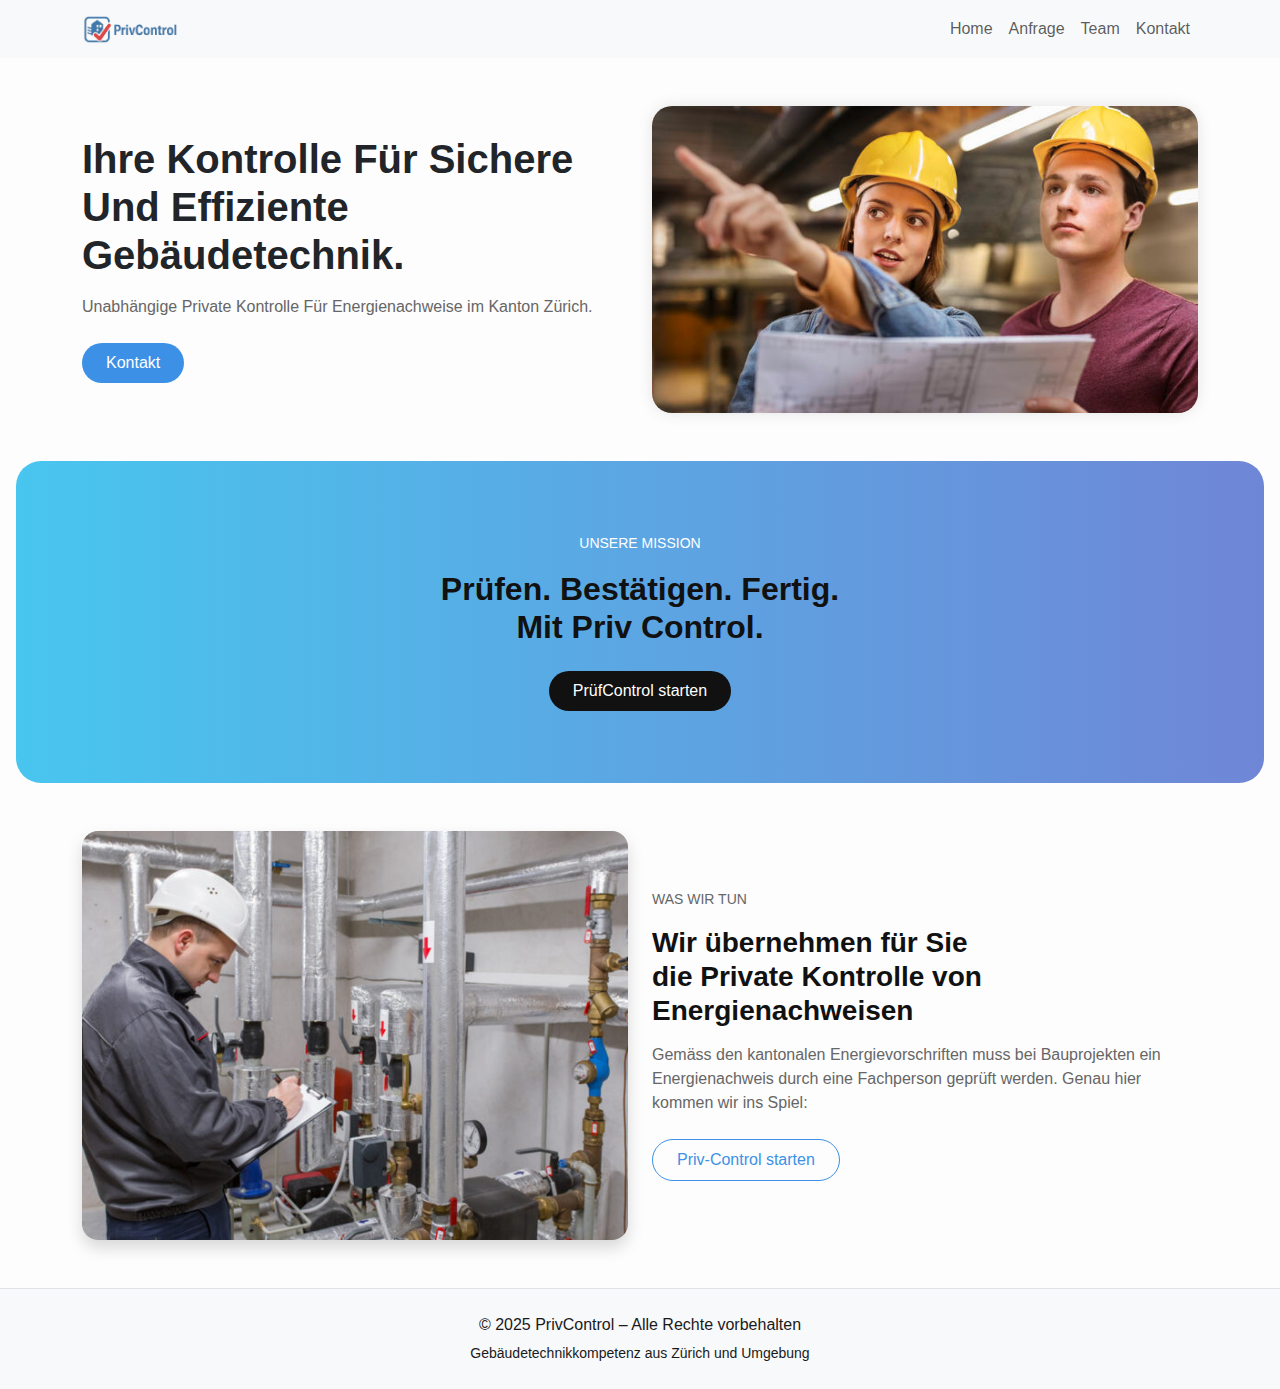
<file: public/index.html>
<!DOCTYPE html>
<html lang="de">
<head>
  <meta charset="UTF-8" />
  <meta name="viewport" content="width=device-width, initial-scale=1" />
  <title>PrivControl – Private Kontrolle für Energienachweise</title>
  <link href="https://cdn.jsdelivr.net/npm/bootstrap@5.3.0/dist/css/bootstrap.min.css" rel="stylesheet" />
  <link href="css/styles.css" rel="stylesheet" />
</head>
<body class="d-flex flex-column min-vh-100">

  <!-- HEADER -->
  <div id="header-placeholder"></div>

  <!-- HERO SECTION -->
  <main class="flex-grow-1">
    <section class="container py-5">
      <div class="row align-items-center">
        <div class="col-md-6">
          <h1 class="fw-bold mb-3 text-dark">
            Ihre Kontrolle Für Sichere<br>Und Effiziente Gebäudetechnik.
          </h1>
          <p class="text-muted">
            Unabhängige Private Kontrolle Für Energienachweise im Kanton Zürich.
          </p>
          <div class="d-flex flex-wrap gap-3 mt-4">
            <a href="contact.html" class="btn btn-primary px-4 py-2">Kontakt</a>
          </div>
        </div>
        <div class="col-md-6">
          <img src="assets/images/Bild-1.jpg" class="hero-image" alt="Gebäudetechniker">
        </div>
      </div>
    </section>

  <!-- MISSION SECTION -->
<section class="py-5" style="background: linear-gradient(90deg, #48c6ef, #6f86d6); border-radius: 25px; margin: 0 1rem;">
  <div class="container text-center text-white py-4">
    <p class="text-uppercase small">Unsere Mission</p>
    <h2 class="fw-bold mb-4">Prüfen. Bestätigen. Fertig.<br>Mit Priv Control.</h2>
    <a href="pruefcontrol.html" class="btn btn-dark px-4 py-2">PrüfControl starten</a>
  </div>
</section>


    <!-- SERVICE SECTION -->
    <section class="container py-5">
      <div class="row align-items-center">
        <div class="col-md-6">
          <img src="assets/images/Bild-2.jpg" class="img-fluid rounded-4 shadow" alt="Teamarbeit">
        </div>
        <div class="col-md-6 mt-4 mt-md-0">
          <p class="text-uppercase small text-muted">Was wir tun</p>
          <h3 class="fw-bold mb-3">Wir übernehmen für Sie<br>die Private Kontrolle von Energienachweisen</h3>
          <p class="text-muted">
            Gemäss den kantonalen Energievorschriften muss bei Bauprojekten ein Energienachweis durch eine Fachperson geprüft werden. Genau hier kommen wir ins Spiel:
          </p>
          <a href="pruefcontrol.html" class="btn btn-outline-primary px-4 py-2 mt-2">Priv-Control starten</a>
        </div>
      </div>
    </section>
  </main>

  <!-- FOOTER -->
  <div id="footer-placeholder"></div>

  <!-- SCRIPTS -->
  <script src="https://cdn.jsdelivr.net/npm/bootstrap@5.3.0/dist/js/bootstrap.bundle.min.js"></script>

  <!-- Nur auf Upload-Seiten laden -->
  <script>
    if (location.pathname.includes("offerte") || location.pathname.includes("privctrl")) {
      const s = document.createElement("script");
      s.src = "js/script.js";
      document.body.appendChild(s);
    }
  </script>

  <!-- HEADER/FOOTER FETCH -->
  <script>
    fetch("components/header.html").then(res => res.text()).then(data => {
      document.getElementById("header-placeholder").innerHTML = data;
    });
    fetch("components/footer.html").then(res => res.text()).then(data => {
      document.getElementById("footer-placeholder").innerHTML = data;
    });
  </script>
</body>
</html>
</file>
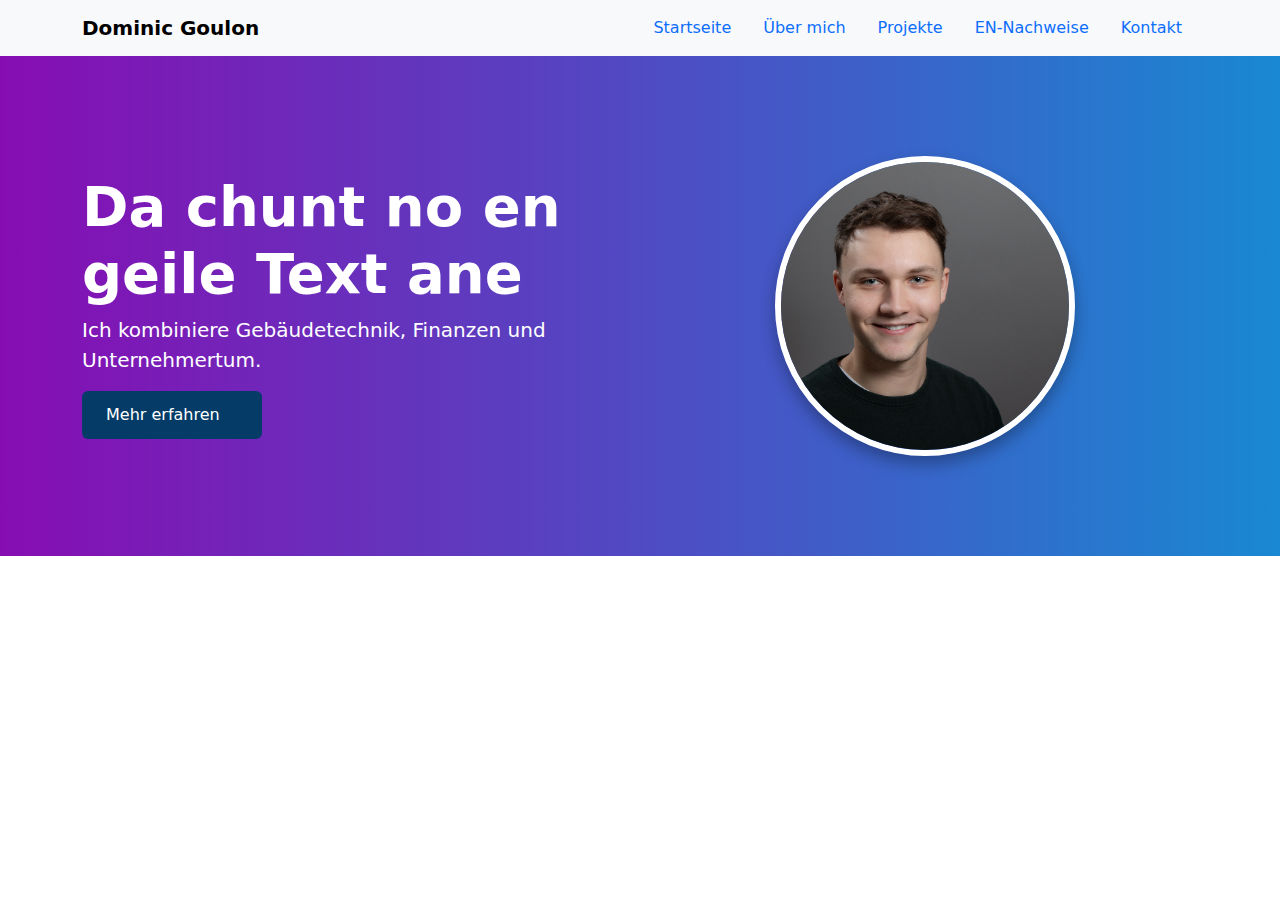
<file: html/Seiten/index.html>
<!DOCTYPE html>
<html lang="de">

<head>
  <meta charset="UTF-8">
  <meta name="viewport" content="width=device-width, initial-scale=1">
  <title>Dominic Goulon – Meine Landingpage</title>

  <!-- Bootstrap 5 CDN -->
  <link href="https://cdn.jsdelivr.net/npm/bootstrap@5.3.0/dist/css/bootstrap.min.css" rel="stylesheet">
  <!-- Font Awesome für Icons -->
  <link href="https://cdnjs.cloudflare.com/ajax/libs/font-awesome/6.4.0/css/all.min.css" rel="stylesheet">

  <!-- DEIN CSS -->
  <style>
    section {
    display: none;
  }

  .hero {
    display: block;
    background: linear-gradient(to right, #870db3, #1988d2);
    padding: 100px 0;
    color: white;
  }

  .hero-img {
    width: 300px;
    height: 300px;
    object-fit: cover;
    border-radius: 50%;
    border: 6px solid white;
    box-shadow: 0 8px 16px rgba(0, 0, 0, 0.3);
  }

  .dropzone {
    border: 6px dashed #007bff;
    padding: 40px;
    text-align: center;
    color: #555;
    border-radius: 10px;
    background-color: #f0f8ff;
    transition: background 0.3s ease;
    cursor: pointer;
  }

  .dropzone.dragover {
    background-color: #cce5ff;
    border-color: #0056b3;
  }

  .checkbox-group label {
    margin-bottom: 10px;
    display: block;
  }

  .btn-mehr-erfahren {
  background-color: #043c67;
  color: rgb(255, 255, 255);
  padding: 12px 24px;
  text-align: left;
  width: 180px;
  font-weight: 500;
  border-radius: 6px;
  transition: background-color 0.3s ease;
}

.btn-mehr-erfahren:hover {
  background-color: #001169;
  color: rgb(255, 255, 255);

}

  </style>

  
</head>

<body>

  <!-- Navigation -->
  <nav class="navbar navbar-light bg-light">
    <div class="container">
      <a class="navbar-brand fw-bold" href="#">Dominic Goulon</a>
      <ul class="nav">
        <li class="nav-item"><a class="nav-link" href="index.html">Startseite</a></li>
        <li class="nav-item"><a class="nav-link" href="about.html">Über mich</a></li>
        <li class="nav-item"><a class="nav-link" href="projects.html">Projekte</a></li>
        <li class="nav-item"><a class="nav-link" href="offerte.html">EN-Nachweise</a></li>
        <li class="nav-item"><a class="nav-link" href="contact.html">Kontakt</a></li>
      </ul>      
    </div>
  </nav>  

  <!-- Hero Section -->
  <section class="hero d-flex align-items-center text-white" id="home">
    <div class="container">
      <div class="row align-items-center">
        <!-- TEXT LINKS -->
        <div class="col-md-6 text-md-start text-center mb-4 mb-md-0">
          <h1 class="display-4 fw-bold">Da chunt no en geile Text ane</h1>
          <p class="lead">Ich kombiniere Gebäudetechnik, Finanzen und Unternehmertum.</p>
          <a href="#about" class="btn btn-mehr-erfahren btn-lg mt-3 nav-link">Mehr erfahren</a>
        </div>
  
        <!-- BILD RECHTS -->
        <div class="col-md-6 text-center">
          <img src="dominic.jpg" alt="Dominic Goulon" class="hero-img">
        </div>
      </div>
    </div>
  </section>
  
  <!-- Bootstrap JS -->
  <script src="https://cdn.jsdelivr.net/npm/bootstrap@5.3.0/dist/js/bootstrap.bundle.min.js"></script>
  
<script>
    const dropzone = document.getElementById('dropzone');
    const fileInput = document.getElementById('fileInput');
  
    dropzone.addEventListener('click', () => fileInput.click());
  
    dropzone.addEventListener('dragover', (e) => {
      e.preventDefault();
      dropzone.classList.add('dragover');
    });
  
    dropzone.addEventListener('dragleave', () => {
      dropzone.classList.remove('dragover');
    });
  
    dropzone.addEventListener('drop', (e) => {
      e.preventDefault();
      dropzone.classList.remove('dragover');
      const files = e.dataTransfer.files;
      showFiles(files);
    });
  
    fileInput.addEventListener('change', () => {
      showFiles(fileInput.files);
    });
  
    function showFiles(files) {
      const fileList = Array.from(files).map(file => file.name).join(', ');
      dropzone.innerText = "Hochgeladen: " + fileList;
    }
  
    function handleSubmit() {
      const selected = Array.from(document.querySelectorAll('input[name="nachweis"]:checked')).map(cb => cb.value);
      alert("Offertenanfrage für: " + selected.join(', '));
    }
</script>


</body>
</html>
</file>
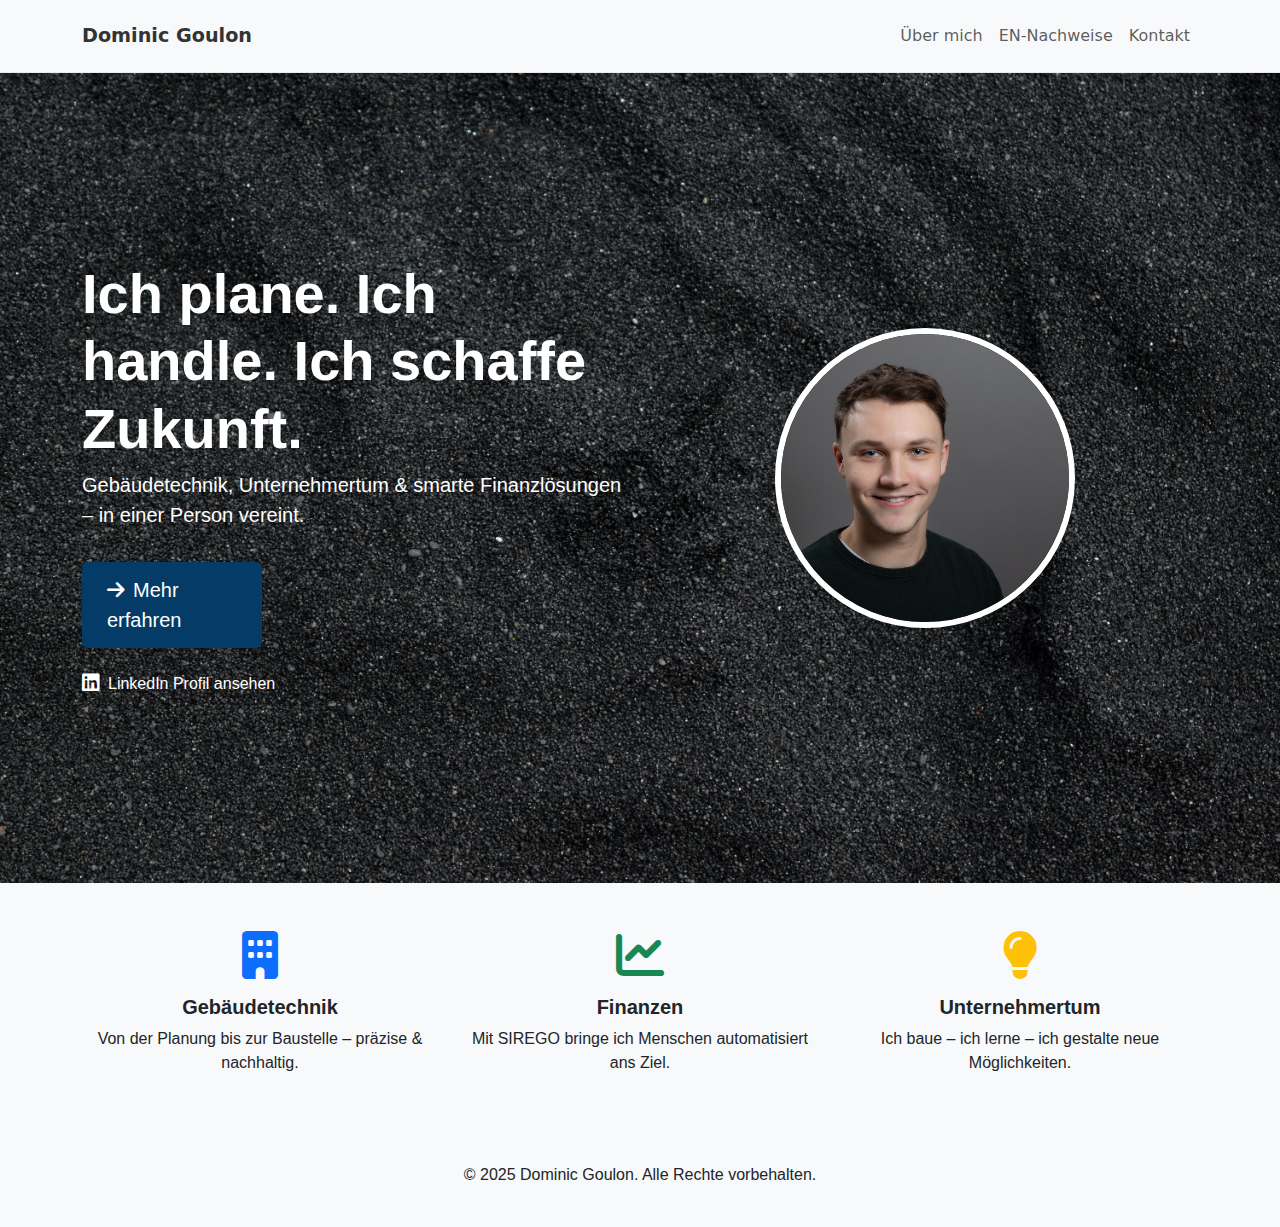
<file: html/Seiten/public/index.html>
<!DOCTYPE html>
<html lang="de">

<head>
  <meta charset="UTF-8" />
  <meta name="viewport" content="width=device-width, initial-scale=1" />
  <title>Dominic Goulon – Meine Landingpage</title>

  <!-- Bootstrap & Font Awesome -->
  <link href="https://cdn.jsdelivr.net/npm/bootstrap@5.3.0/dist/css/bootstrap.min.css" rel="stylesheet" />
  <link href="https://cdnjs.cloudflare.com/ajax/libs/font-awesome/6.4.0/css/all.min.css" rel="stylesheet" />
  <link rel="stylesheet" href="https://cdnjs.cloudflare.com/ajax/libs/animate.css/4.1.1/animate.min.css" />

  <!-- Eigene Styles -->
  <link rel="stylesheet" href="css/styles.css">
</head>

<body class="d-flex flex-column min-vh-100">

  <!-- HEADER -->
  <div id="header-placeholder"></div>

  <!-- HAUPTINHALT -->
  <main class="flex-grow-1">
    <!-- HERO SECTION -->
    <section class="hero d-flex align-items-center text-white position-relative" id="home" style="background: url('assets/images/hero-bg.jpg') center/cover no-repeat; min-height: 90vh;">
      <div class="container position-relative z-1">
        <div class="row align-items-center">
          <!-- TEXT -->
          <div class="col-md-6 text-md-start text-center mb-4 mb-md-0">
            <h1 class="display-4 fw-bold animate__animated animate__fadeInLeft">Ich plane. Ich handle. Ich schaffe Zukunft.</h1>
            <p class="lead animate__animated animate__fadeInUp">Gebäudetechnik, Unternehmertum & smarte Finanzlösungen – in einer Person vereint.</p>
            <a href="about.html" class="btn btn-mehr-erfahren btn-lg mt-3 animate__animated animate__fadeInUp">
              <i class="fas fa-arrow-right me-2"></i>Mehr erfahren
            </a>
            <div class="mt-4 animate__animated animate__fadeInUp">
             <a href="https://www.linkedin.com/in/dominic-goulon-67715a281" target="_blank" class="text-white text-decoration-none">
               <i class="fab fa-linkedin fa-lg me-2"></i>LinkedIn Profil ansehen
            </a>

            </div>
          </div>
          <!-- BILD -->
          <div class="col-md-6 text-center animate__animated animate__fadeIn">
            <img src="assets/images/dominic.jpg" alt="Dominic Goulon" class="hero-img shadow-lg">
          </div>
        </div>
      </div>
    </section>

    <!-- USP SECTION -->
    <section class="py-5 bg-light">
      <div class="container">
        <div class="row text-center">
          <div class="col-md-4">
            <i class="fas fa-building fa-3x text-primary mb-3"></i>
            <h5 class="fw-bold">Gebäudetechnik</h5>
            <p>Von der Planung bis zur Baustelle – präzise & nachhaltig.</p>
          </div>
          <div class="col-md-4">
            <i class="fas fa-chart-line fa-3x text-success mb-3"></i>
            <h5 class="fw-bold">Finanzen</h5>
            <p>Mit SIREGO bringe ich Menschen automatisiert ans Ziel.</p>
          </div>
          <div class="col-md-4">
            <i class="fas fa-lightbulb fa-3x text-warning mb-3"></i>
            <h5 class="fw-bold">Unternehmertum</h5>
            <p>Ich baue – ich lerne – ich gestalte neue Möglichkeiten.</p>
          </div>
        </div>
      </div>
    </section>
  </main>

  <!-- FOOTER -->
  <div id="footer-placeholder"></div>

  <!-- JS -->
  <script src="https://cdn.jsdelivr.net/npm/bootstrap@5.3.0/dist/js/bootstrap.bundle.min.js"></script>
  <script>
    fetch("components/header.html")
      .then(res => res.text())
      .then(data => document.getElementById("header-placeholder").innerHTML = data);

    fetch("components/footer.html")
      .then(res => res.text())
      .then(data => document.getElementById("footer-placeholder").innerHTML = data);
  </script>
</body>

</html>
</file>
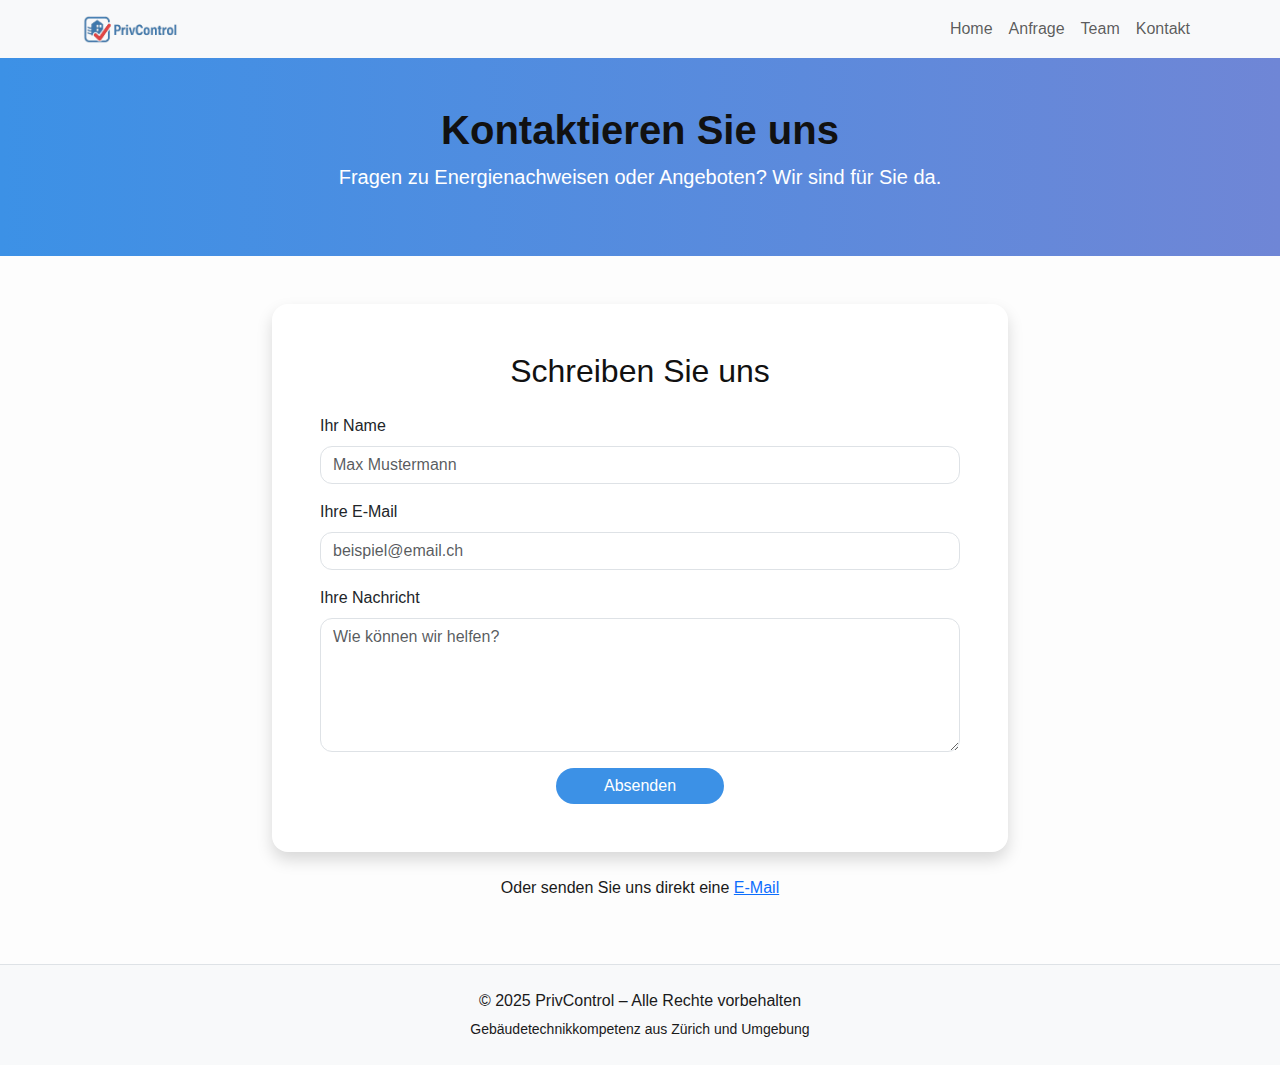
<file: public/contact.html>
<!DOCTYPE html>
<html lang="de">
<head>
  <meta charset="UTF-8" />
  <meta name="viewport" content="width=device-width, initial-scale=1" />
  <title>Kontakt – PrivControl</title>
  <link href="https://cdn.jsdelivr.net/npm/bootstrap@5.3.0/dist/css/bootstrap.min.css" rel="stylesheet" />
  <link rel="stylesheet" href="css/styles.css">
</head>
<body class="d-flex flex-column min-vh-100">

  <!-- HEADER -->
  <div id="header-placeholder"></div>

  <main class="flex-grow-1">
    <!-- Hero -->
    <section class="py-5 text-white" style="background: linear-gradient(90deg, #3c91e6, #6f86d6);">
      <div class="container text-center">
        <h1 class="fw-bold">Kontaktieren Sie uns</h1>
        <p class="lead">Fragen zu Energienachweisen oder Angeboten? Wir sind für Sie da.</p>
      </div>
    </section>

    <!-- Kontaktformular -->
    <section class="container py-5">
      <div class="row justify-content-center">
        <div class="col-lg-8">
          <div class="card border-0 shadow rounded-4">
            <div class="card-body p-5">
              <h2 class="mb-4 text-center">Schreiben Sie uns</h2>
              <form>
                <div class="mb-3">
                  <label for="name" class="form-label">Ihr Name</label>
                  <input type="text" class="form-control" id="name" placeholder="Max Mustermann">
                </div>
                <div class="mb-3">
                  <label for="email" class="form-label">Ihre E-Mail</label>
                  <input type="email" class="form-control" id="email" placeholder="beispiel@email.ch">
                </div>
                <div class="mb-3">
                  <label for="message" class="form-label">Ihre Nachricht</label>
                  <textarea class="form-control" id="message" rows="5" placeholder="Wie können wir helfen?"></textarea>
                </div>
                <div class="text-center">
                  <button type="submit" class="btn btn-primary px-5">Absenden</button>
                </div>
              </form>
            </div>
          </div>
          <p class="text-center mt-4">
            Oder senden Sie uns direkt eine <a href="mailto:kontakt@privcontrol.ch">E-Mail</a>
          </p>
        </div>
      </div>
    </section>
  </main>

  <!-- FOOTER -->
  <div id="footer-placeholder"></div>

  <script src="https://cdn.jsdelivr.net/npm/bootstrap@5.3.0/dist/js/bootstrap.bundle.min.js"></script>
  <script>
    fetch("components/header.html").then(res => res.text()).then(data => {
      document.getElementById("header-placeholder").innerHTML = data;
    });
    fetch("components/footer.html").then(res => res.text()).then(data => {
      document.getElementById("footer-placeholder").innerHTML = data;
    });
  </script>
</body>
</html>
</file>
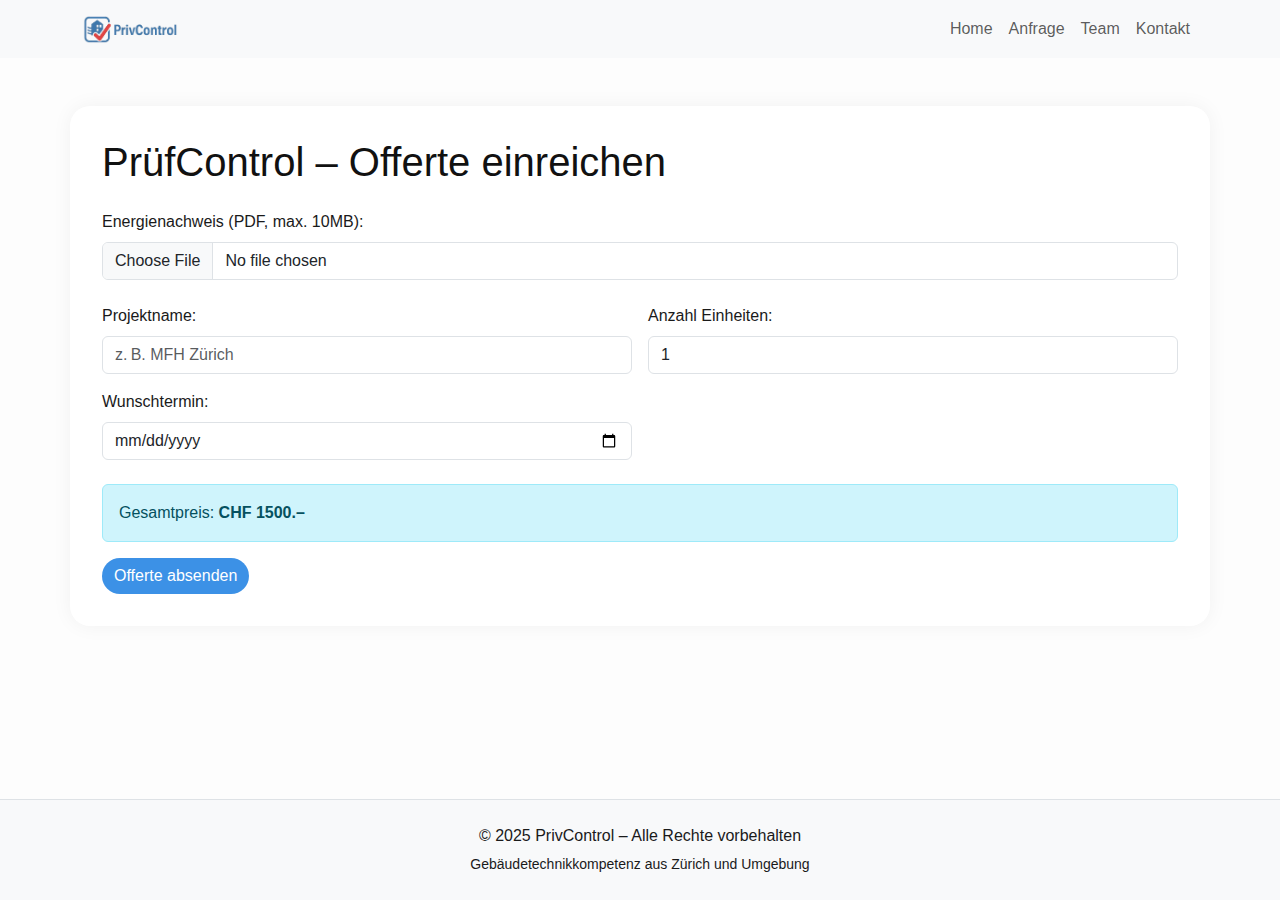
<file: public/pruefcontrol.html>
<!DOCTYPE html>
<html lang="de">
<head>
  <meta charset="UTF-8" />
  <meta name="viewport" content="width=device-width, initial-scale=1" />
  <title>PrüfControl – PDF Upload & Preisrechner</title>
  <link href="https://cdn.jsdelivr.net/npm/bootstrap@5.3.0/dist/css/bootstrap.min.css" rel="stylesheet" />
  <link href="css/styles.css" rel="stylesheet" />
</head>
<body class="d-flex flex-column min-vh-100">

  <!-- HEADER -->
  <div id="header-placeholder"></div>

  <main class="flex-grow-1 py-5">
    <div class="container container-box">
      <h1 class="mb-4">PrüfControl – Offerte einreichen</h1>

      <!-- PDF Upload -->
      <div class="mb-4">
        <label for="pdfUpload" class="form-label">Energienachweis (PDF, max. 10MB):</label>
        <input type="file" class="form-control" id="pdfUpload" accept="application/pdf">
      </div>

      <!-- Eingabefelder -->
      <div class="row g-3 mb-4">
        <div class="col-md-6">
          <label for="projektname" class="form-label">Projektname:</label>
          <input type="text" class="form-control" id="projektname" placeholder="z. B. MFH Zürich">
        </div>
        <div class="col-md-6">
          <label for="einheiten" class="form-label">Anzahl Einheiten:</label>
          <input type="number" class="form-control" id="einheiten" value="1" min="1">
        </div>
        <div class="col-md-6">
          <label for="wunschtermin" class="form-label">Wunschtermin:</label>
          <input type="date" class="form-control" id="wunschtermin">
        </div>
      </div>

      <!-- Preis -->
      <div class="alert alert-info" id="preisBox">
        Gesamtpreis: <strong id="preisText">CHF 1500.–</strong>
      </div>

      <!-- Absenden -->
      <button class="btn btn-primary">Offerte absenden</button>
    </div>
  </main>

  <!-- FOOTER -->
  <div id="footer-placeholder"></div>

  <!-- Scripts -->
  <script src="https://cdn.jsdelivr.net/npm/bootstrap@5.3.0/dist/js/bootstrap.bundle.min.js"></script>
  <script>
    // HEADER & FOOTER LADEN
    fetch("components/header.html").then(res => res.text()).then(data => {
      document.getElementById("header-placeholder").innerHTML = data;
    });
    fetch("components/footer.html").then(res => res.text()).then(data => {
      document.getElementById("footer-placeholder").innerHTML = data;
    });

   </script>
  <script src="js/pruefcontrol.js"></script>

</body>
</html>
</file>
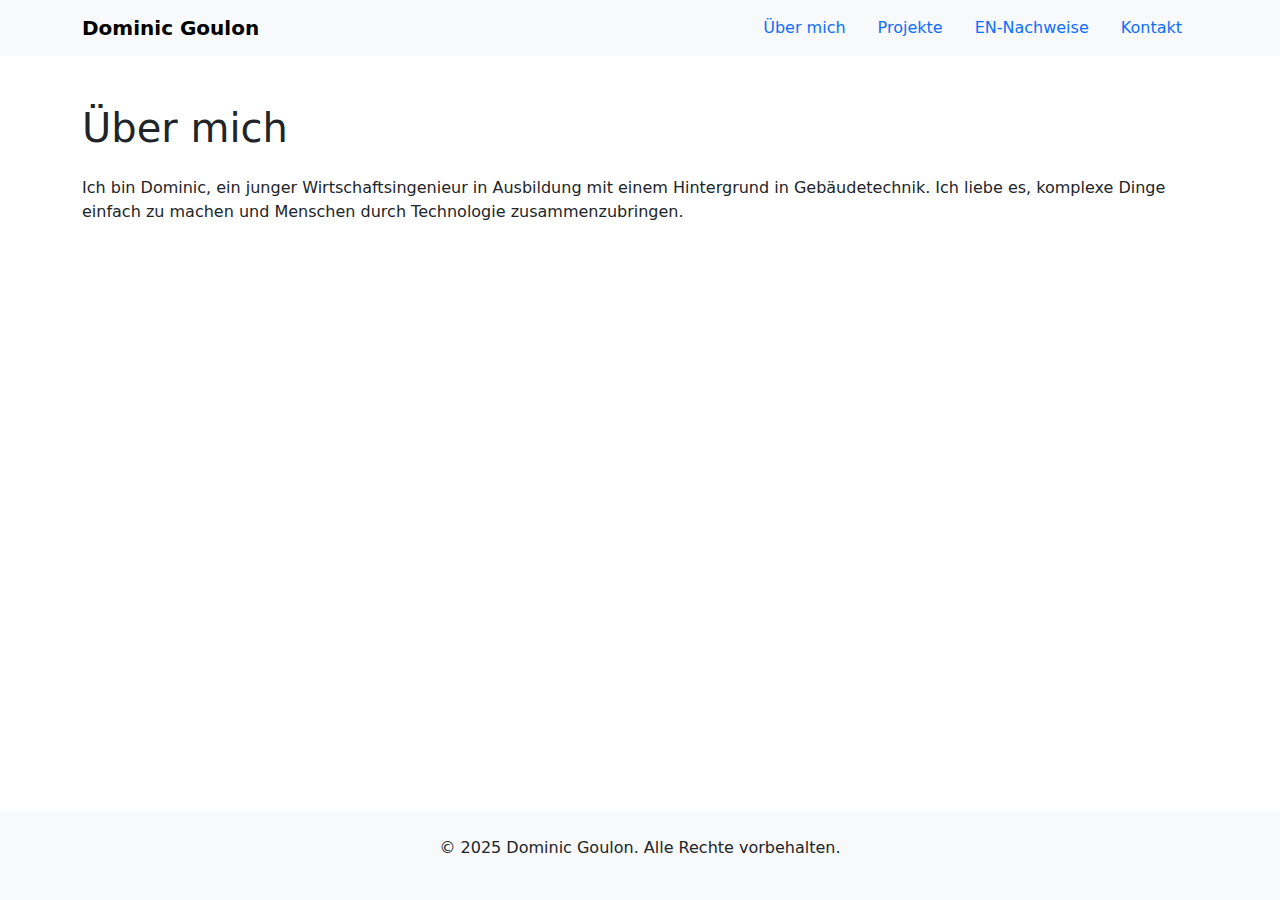
<file: html/Seiten/about.html>
<!DOCTYPE html>
<html lang="de">
<head>
  <meta charset="UTF-8" />
  <meta name="viewport" content="width=device-width, initial-scale=1" />
  <title>Über mich – Dominic Goulon</title>
  <link href="https://cdn.jsdelivr.net/npm/bootstrap@5.3.0/dist/css/bootstrap.min.css" rel="stylesheet" />
  <link href="https://cdnjs.cloudflare.com/ajax/libs/font-awesome/6.4.0/css/all.min.css" rel="stylesheet" />
</head>
<body>

  <!-- Navigation -->
<nav class="navbar navbar-light bg-light">
  <div class="container">
    <a class="navbar-brand fw-bold" href="index.html">Dominic Goulon</a>
    <ul class="nav">
      <li class="nav-item"><a class="nav-link" href="about.html">Über mich</a></li>
      <li class="nav-item"><a class="nav-link" href="projects.html">Projekte</a></li>
      <li class="nav-item"><a class="nav-link" href="offerte.html">EN-Nachweise</a></li>
      <li class="nav-item"><a class="nav-link" href="contact.html">Kontakt</a></li>
    </ul>
  </div>
</nav>


  <!-- Inhalt -->
  <section class="section py-5">
    <div class="container">
      <h1 class="mb-4">Über mich</h1>
      <p>Ich bin Dominic, ein junger Wirtschaftsingenieur in Ausbildung mit einem Hintergrund in Gebäudetechnik. Ich liebe es, komplexe Dinge einfach zu machen und Menschen durch Technologie zusammenzubringen.</p>
    </div>
  </section>

   <!-- Footer -->
<body class="d-flex flex-column min-vh-100"></body>
  <footer class="text-center py-4 bg-light mt-auto">
    <div class="container">
      <p>&copy; 2025 Dominic Goulon. Alle Rechte vorbehalten.</p>
    </div>
  </footer>

</body>
</html>
</file>
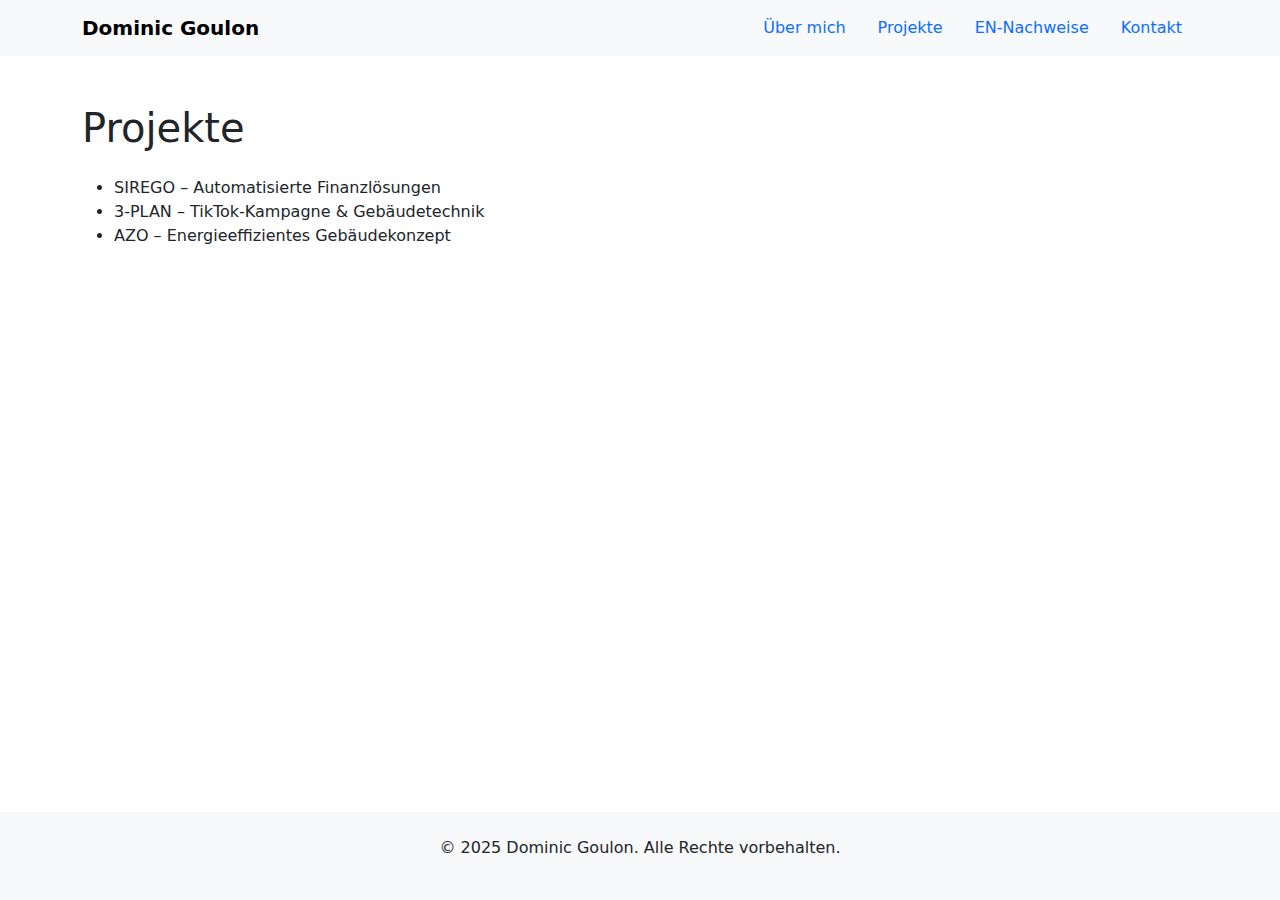
<file: html/Seiten/projects.html>
<!DOCTYPE html>
<html lang="de">
<head>
  <meta charset="UTF-8" />
  <meta name="viewport" content="width=device-width, initial-scale=1" />
  <title>Projekte – Dominic Goulon</title>
  <link href="https://cdn.jsdelivr.net/npm/bootstrap@5.3.0/dist/css/bootstrap.min.css" rel="stylesheet" />
  <link href="https://cdnjs.cloudflare.com/ajax/libs/font-awesome/6.4.0/css/all.min.css" rel="stylesheet" />
</head>
<body>
<nav class="navbar navbar-light bg-light">
  <div class="container">
    <a class="navbar-brand fw-bold" href="index.html">Dominic Goulon</a>
    <ul class="nav">
      <li class="nav-item"><a class="nav-link" href="about.html">Über mich</a></li>
      <li class="nav-item"><a class="nav-link" href="projects.html">Projekte</a></li>
      <li class="nav-item"><a class="nav-link" href="offerte.html">EN-Nachweise</a></li>
      <li class="nav-item"><a class="nav-link" href="contact.html">Kontakt</a></li>
    </ul>
  </div>
</nav>

  <section class="section py-5">
    <div class="container">
      <h1 class="mb-4">Projekte</h1>
      <ul>
        <li>SIREGO – Automatisierte Finanzlösungen</li>
        <li>3-PLAN – TikTok-Kampagne & Gebäudetechnik</li>
        <li>AZO – Energieeffizientes Gebäudekonzept</li>
      </ul>
    </div>
  </section>

  <!-- Footer -->
<body class="d-flex flex-column min-vh-100"></body>
  <footer class="text-center py-4 bg-light mt-auto">
    <div class="container">
      <p>&copy; 2025 Dominic Goulon. Alle Rechte vorbehalten.</p>
    </div>
  </footer>
  
</body>
</html>
</file>
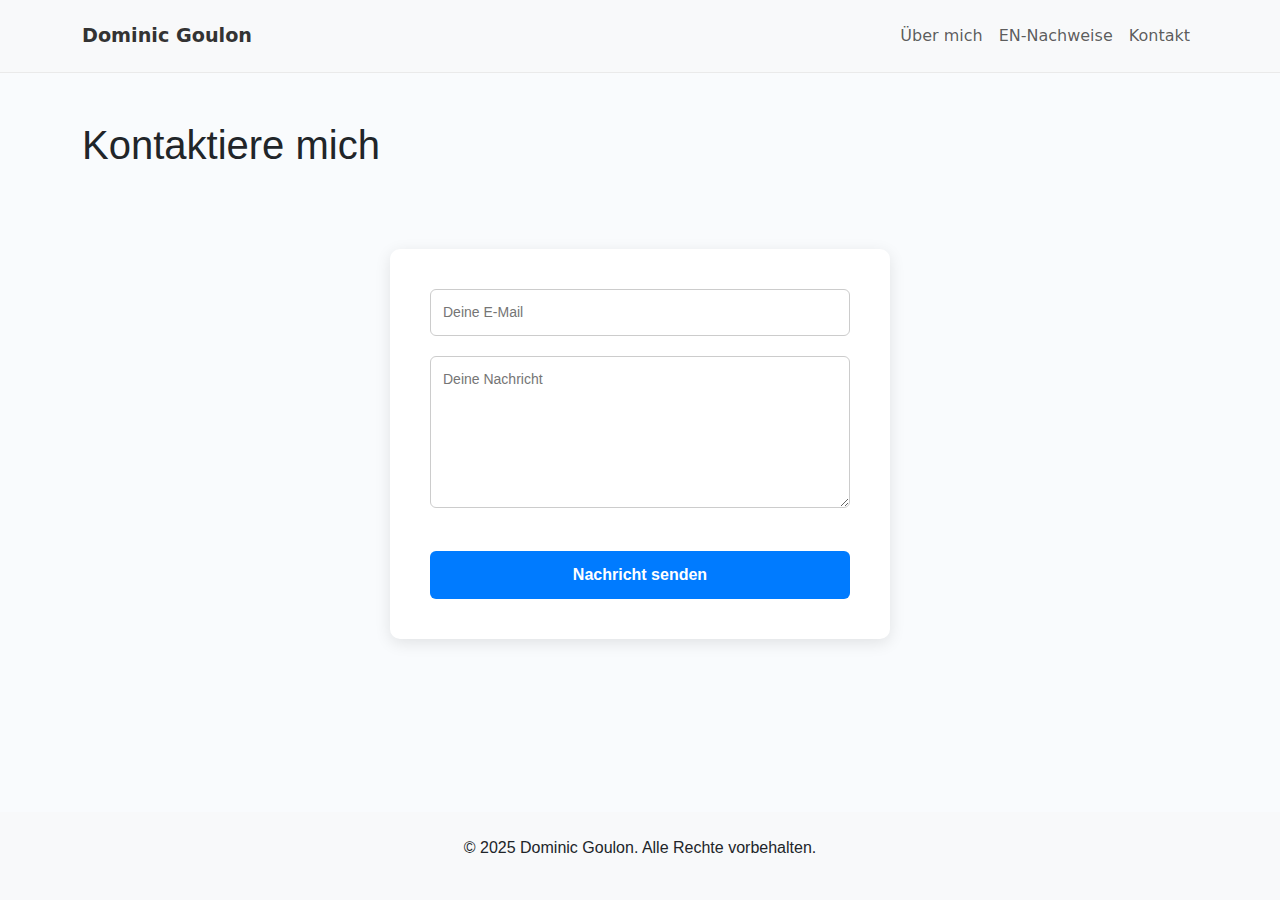
<file: html/Seiten/public/contact.html>
<!DOCTYPE html>
<html lang="de">
<head>
  <meta charset="UTF-8" />
  <meta name="viewport" content="width=device-width, initial-scale=1" />
  <title>Kontakt – Dominic Goulon</title>

  <!-- Bootstrap & Font Awesome -->
  <link href="https://cdn.jsdelivr.net/npm/bootstrap@5.3.0/dist/css/bootstrap.min.css" rel="stylesheet" />
  <link href="https://cdnjs.cloudflare.com/ajax/libs/font-awesome/6.4.0/css/all.min.css" rel="stylesheet" />

  <!-- Eigene Styles -->
  <link rel="stylesheet" href="css/styles.css">
</head>

<body class="d-flex flex-column min-vh-100">

  <!-- HEADER -->
  <div id="header-placeholder"></div>

  <!-- INHALT -->
  <main class="flex-grow-1">
    <section class="py-5">
      <div class="container">
        <h1 class="mb-4">Kontaktiere mich</h1>
        <div class="contact-box">
          <form>
            <input type="email" placeholder="Deine E-Mail" required>
            <textarea placeholder="Deine Nachricht" rows="6" required></textarea>
            <button type="submit" class="btn btn-primary mt-3">Nachricht senden</button>
          </form>
        </div>
      </div>
    </section>
  </main>

  <!-- FOOTER -->
  <div id="footer-placeholder"></div>

  <!-- Bootstrap Bundle (für Navbar) + Header/Footer Loader -->
  <script src="https://cdn.jsdelivr.net/npm/bootstrap@5.3.0/dist/js/bootstrap.bundle.min.js"></script>
  <script>
    fetch("components/header.html")
      .then(res => res.text())
      .then(data => document.getElementById("header-placeholder").innerHTML = data);

    fetch("components/footer.html")
      .then(res => res.text())
      .then(data => document.getElementById("footer-placeholder").innerHTML = data);
  </script>
</body>
</html>
</file>
<file: public/css/styles.css>
/* Allgemeine Layouts */
body {
  background: #fdfdfd;
  color: #1a1a1a;
  font-family: 'Segoe UI', sans-serif;
}

/* Buttons */
.btn {
  border-radius: 999px;
  font-weight: 500;
  transition: all 0.2s ease-in-out;
}

.btn-primary {
  background: #3c91e6;
  border: none;
}

.btn-primary:hover {
  background: #3179c3;
}

.btn-danger {
  background: #f17b83;
  border: none;
}

.btn-danger:hover {
  background: #d95f67;
}

.btn-dark {
  background: #111;
  border: none;
}

.btn-outline-primary {
  border-color: #3c91e6;
  color: #3c91e6;
}

.btn-outline-primary:hover {
  background: #3c91e6;
  color: #fff;
}

/* Bilder */
.hero-image {
  width: 100%;
  max-width: 550px;
  aspect-ratio: 16 / 9;
  object-fit: cover;
  border-radius: 20px;
  box-shadow: 0 0 15px rgba(0,0,0,0.1);
}


img.rounded-4 {
  border-radius: 20px;
}

/* Mission Section */
section.bg-gradient-rounded {
  background: linear-gradient(90deg, #48c6ef, #6f86d6);
  border-radius: 25px;
  padding: 3rem 1rem;
  color: white;
}

/* Textgestaltung */
h1, h2, h3, h4 {
  color: #111;
}

.text-muted {
  color: #666 !important;
}

/* Navbar */
.navbar-brand img {
  height: 30px;
  margin-right: 0.5rem;
}

/* Containerboxen z. B. für Upload-Seite */
.container-box {
  background: #fff;
  padding: 2rem;
  border-radius: 20px;
  box-shadow: 0 0 20px rgba(0,0,0,0.05);
}

/* Dropzone für Uploads */
.dropzone {
  border: 2px dashed #ccc;
  border-radius: 15px;
  padding: 2rem;
  text-align: center;
  cursor: pointer;
  color: #777;
  transition: border-color 0.3s ease;
}

.dropzone:hover {
  border-color: #3c91e6;
  background-color: #f9fbff;
}

.card {
  border-radius: 1.5rem;
}

.card .form-control {
  border-radius: 0.75rem;
}

.btn-primary {
  background-color: #3c91e6;
  border: none;
}

.btn-primary:hover {
  background-color: #317acc;
}
</file>
<file: html/Seiten/public/css/styles.css>
/* Das ist Offerte */

body {
  background-color: #f9fbfd;
  font-family: Futura, sans-serif;
  margin: 0;
  padding: 0;
}


/* Wichtig: Inhalt sichtbar machen */
.section {
  display: block;
}

.container-box {
  max-width: 600px;
  margin: 50px auto;
  padding: 30px;
  background: #720892a1;
  border-radius: 12px;
  box-shadow: 0 4px 16px rgba(0, 0, 0, 0.1);
}

.dropzone {
  border: 3px dashed #007bff;
  padding: 40px;
  text-align: center;
  border-radius: 10px;
  background-color: #eef6ff;
  transition: background 0.3s ease;
  cursor: pointer;
  margin-bottom: 25px;
  color: #333;
}

.dropzone.dragover {
  background-color: #d0eaff;
  border-color: #0056b3;
}

.checkbox-group label {
  display: block;
  margin-bottom: 10px;
  color: #fff;
}

.btn-primary {
  background-color: #007bff;
  border: none;
  padding: 12px 24px;
  border-radius: 6px;
  color: white;
  font-weight: bold;
}

.btn-primary:hover {
  background-color: #021427;
}


/*Index / Startseite*/


  .hero {
    display: block;
    background: linear-gradient(to right, #870db3, #1988d2);
    padding: 100px 0;
    color: white;
  }

  .hero-img {
    width: 300px;
    height: 300px;
    object-fit: cover;
    border-radius: 50%;
    border: 6px solid white;
    box-shadow: 0 8px 16px rgba(0, 0, 0, 0.3);
  }

  .dropzone {
    border: 6px dashed #007bff;
    padding: 40px;
    text-align: center;
    color: #555;
    border-radius: 10px;
    background-color: #f0f8ff;
    transition: background 0.3s ease;
    cursor: pointer;
  }

  .dropzone.dragover {
    background-color: #cce5ff;
    border-color: #0056b3;
  }

  .checkbox-group label {
    margin-bottom: 10px;
    display: block;
  }

  .btn-mehr-erfahren {
  background-color: #043c67;
  color: rgb(255, 255, 255);
  padding: 12px 24px;
  text-align: left;
  width: 180px;
  font-weight: 500;
  border-radius: 6px;
  transition: background-color 0.3s ease;
}

.btn-mehr-erfahren:hover {
  background-color: #001169;
  color: rgb(255, 255, 255);

}

/* About */

footer {
  margin-top: auto;
}

/* Conatcs */



.navbar {
  background-color: rgb(255, 255, 255);
  padding: 16px 0;
  font-family: system-ui, -apple-system, BlinkMacSystemFont, 'Segoe UI', Roboto, Oxygen, Ubuntu, Cantarell, 'Open Sans', 'Helvetica Neue', sans-serif;
  border-bottom: 1px solid #eaeaea;
}

.navbar .container {
  display: flex;
  justify-content: space-between;
  align-items: center;
}

.navbar-brand {
  font-weight: bold;
  font-size: 1.2rem;
  color: #333;
  text-decoration: none;
}

.nav {
  list-style: none;
  display: flex;
  gap: 24px;
  margin: 0;
  padding: 0;
}

.nav li a {
  text-decoration: none;
  color: #007bff;
  font-weight: 500;
}

.nav li a:hover {
  color: #0056b3;
}

.contact-box {
  max-width: 500px;
  margin: 80px auto;
  padding: 40px;
  background-color: #ffffff;
  border-radius: 10px;
  box-shadow: 0 4px 16px rgba(0,0,0,0.1);
}

.contact-box input,
.contact-box textarea {
  width: 100%;
  padding: 12px;
  margin-bottom: 20px;
  border: 1px solid #ccc;
  border-radius: 6px;
  font-size: 14px;
}

.contact-box button {
  width: 100%;
  padding: 12px;
  border: none;
  background-color: #007bff;
  color: white;
  border-radius: 6px;
  font-weight: bold;
  cursor: pointer;
}

.contact-box button:hover {
  background-color: #0056b3;
}

/* Projekte */

.text-muted {

  color: #000000 !important;
  text-align: left;
}
</file>
